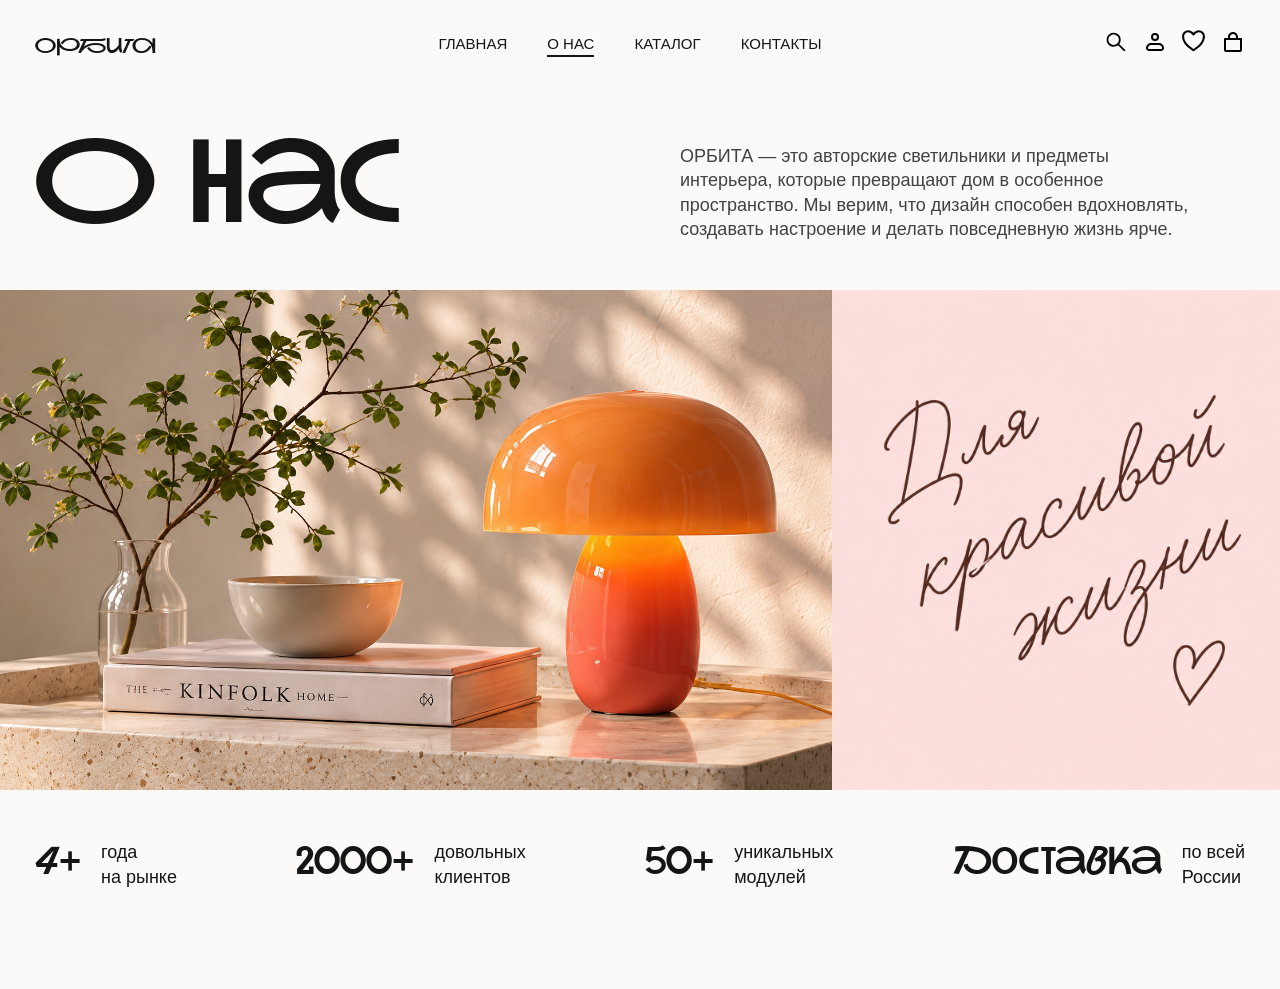
<file: about.html>
<!DOCTYPE html>
<html lang="en">
<head>
    <meta charset="UTF-8">
    <meta name="viewport" content="width=device-width, initial-scale=1.0">
    <link rel="stylesheet" href="./css/normalize.css">
    <link rel="stylesheet" href="./css/style.css">
    <link rel="stylesheet" href="./css/modal.css">
    <link rel="stylesheet" href="./css/footer.css">
    <link rel="stylesheet" href="./css/media.css">
    <title>О нас</title>
</head>
<body>
    <header class="header">

        <a href="#" class="header-logo">
            Орбита
        </a>

        <nav class="header-menu">
            <ul class="header-menu-list">
                <li>
                    <a href="./index.html" class="header-menu-link title-small">Главная</a>
                </li>

                <li>
                    <a href="./about.html" class="header-menu-link title-small underlined">О нас</a>
                </li>

                <li>
                    <a href="./catalog.html" class="header-menu-link title-small">Каталог</a>
                </li>

                <li>
                    <a href="./contacts.html" class="header-menu-link title-small">Контакты</a>
                </li>
            </ul>
        </nav>

        <nav class="header-menu-icons">
            <ul class="header-menu-icons-list">
                <li class="header-menu-icons-item">
                    <a href="#" class="header-menu-icons-link">
                        <svg width="24" height="24" viewBox="0 0 16 16" fill="none" xmlns="http://www.w3.org/2000/svg">
                            <path d="M14.2125 13.3516L10.1547 9.29375C10.7844 8.47969 11.125 7.48438 11.125 6.4375C11.125 5.18438 10.6359 4.00937 9.75156 3.12344C8.86719 2.2375 7.68906 1.75 6.4375 1.75C5.18594 1.75 4.00781 2.23906 3.12344 3.12344C2.2375 4.00781 1.75 5.18438 1.75 6.4375C1.75 7.68906 2.23906 8.86719 3.12344 9.75156C4.00781 10.6375 5.18438 11.125 6.4375 11.125C7.48438 11.125 8.47813 10.7844 9.29219 10.1562L13.35 14.2125C13.3619 14.2244 13.376 14.2338 13.3916 14.2403C13.4071 14.2467 13.4238 14.2501 13.4406 14.2501C13.4575 14.2501 13.4741 14.2467 13.4897 14.2403C13.5052 14.2338 13.5194 14.2244 13.5312 14.2125L14.2125 13.5328C14.2244 13.5209 14.2338 13.5068 14.2403 13.4912C14.2467 13.4757 14.2501 13.459 14.2501 13.4422C14.2501 13.4254 14.2467 13.4087 14.2403 13.3931C14.2338 13.3776 14.2244 13.3635 14.2125 13.3516ZM8.9125 8.9125C8.25 9.57344 7.37187 9.9375 6.4375 9.9375C5.50313 9.9375 4.625 9.57344 3.9625 8.9125C3.30156 8.25 2.9375 7.37187 2.9375 6.4375C2.9375 5.50313 3.30156 4.62344 3.9625 3.9625C4.625 3.30156 5.50313 2.9375 6.4375 2.9375C7.37187 2.9375 8.25156 3.3 8.9125 3.9625C9.57344 4.625 9.9375 5.50313 9.9375 6.4375C9.9375 7.37187 9.57344 8.25156 8.9125 8.9125Z" fill="black"/>
                        </svg>
                    </a>
                </li>

                <li class="header-menu-icons-item">
                    <a href="#" class="header-menu-icons-link">
                        <svg width="24" height="24" viewBox="0 0 24 24" fill="none" xmlns="http://www.w3.org/2000/svg">
                            <path d="M4 18C4 16.9391 4.42143 15.9217 5.17157 15.1716C5.92172 14.4214 6.93913 14 8 14H16C17.0609 14 18.0783 14.4214 18.8284 15.1716C19.5786 15.9217 20 16.9391 20 18C20 18.5304 19.7893 19.0391 19.4142 19.4142C19.0391 19.7893 18.5304 20 18 20H6C5.46957 20 4.96086 19.7893 4.58579 19.4142C4.21071 19.0391 4 18.5304 4 18Z" stroke="black" stroke-width="2" stroke-linejoin="round"/>
                            <path d="M12 10C13.6569 10 15 8.65685 15 7C15 5.34315 13.6569 4 12 4C10.3431 4 9 5.34315 9 7C9 8.65685 10.3431 10 12 10Z" stroke="black" stroke-width="2"/>
                        </svg>
                    </a>
                </li>

                <li class="header-menu-icons-item">
                    <a href="#" class="header-menu-icons-link">
                        <svg width="24" height="22" viewBox="0 0 19 17" fill="none" xmlns="http://www.w3.org/2000/svg">
                            <path d="M4.95723 0.826218C2.67606 0.826218 0.826172 2.6571 0.826172 4.91596C0.826172 6.73941 1.54911 11.0671 8.66526 15.4419C8.79289 15.519 8.93916 15.5598 9.08828 15.5598C9.2374 15.5598 9.38367 15.519 9.5113 15.4419C16.6283 11.0671 17.3504 6.73941 17.3504 4.91596C17.3504 2.6571 15.5005 0.826218 13.2193 0.826218C10.9382 0.826218 9.08828 3.30485 9.08828 3.30485C9.08828 3.30485 7.23839 0.826218 4.95723 0.826218Z" stroke="black" stroke-width="1.65242" stroke-linecap="round" stroke-linejoin="round"/>
                        </svg>
                    </a>
                </li>

                <li class="header-menu-icons-item">
                    <a href="#" class="header-menu-icons-link">
                        <svg width="24" height="24" viewBox="0 0 24 24" fill="none" xmlns="http://www.w3.org/2000/svg">
                            <path d="M12 2C9.24 2 7 4.24 7 7V8H4C3.45 8 3 8.45 3 9V20C3 21.1 3.9 22 5 22H19C20.1 22 21 21.1 21 20V9C21 8.45 20.55 8 20 8H17V7C17 4.24 14.76 2 12 2ZM9 7C9 5.35 10.35 4 12 4C13.65 4 15 5.35 15 7V8H9V7ZM19 10V20H5V10H19Z" fill="black"/>
                        </svg>
                    </a>
                </li>
            </ul>
        </nav>

    </header>

    <main class="about-content">
        <div class="about-content-text content-box">
            <p class="about-content-title page-title">О нас</p>
            <p class="about-content-description description page-description">
                ОРБИТА — это авторские светильники и предметы интерьера, которые превращают дом в особенное пространство. Мы верим, что дизайн способен вдохновлять, создавать настроение и делать повседневную жизнь ярче.
            </p>
        </div>

        <div class="about-content-images">
            <img src="./images/about/1.png" alt="Лампа на столе" class="about-content-image">
            <img src="./images/about/2.png" alt="Записка 'Для красивой жизни'" class="about-content-image">
        </div>

        <ul class="about-content-statistics-list">
            <li class="about-content-statistics-item">
                <p class="about-content-statistics-result small-acsent-title">4+</p>
                <p class="about-content-statistics-text">года<br>на рынке</p>
            </li>

            <li class="about-content-statistics-item">
                <p class="about-content-statistics-result small-acsent-title">2000+</p>
                <p class="about-content-statistics-text">довольных<br>клиентов</p>
            </li>

            <li class="about-content-statistics-item">
                <p class="about-content-statistics-result small-acsent-title">50+</p>
                <p class="about-content-statistics-text">уникальных<br>модулей</p>
            </li>

            <li class="about-content-statistics-item">
                <p class="about-content-statistics-result small-acsent-title">Доставка</p>
                <p class="about-content-statistics-text">по всей<br>России</p>
            </li>
        </ul>
    </main>

    <!-- <footer class="footer">
        <div class="footer-body">

            <div class="footer-contacts">
                <p class="footer-contacts-title title-small">Контакты</p>
                <ul class="footer-contacts-list">
                    <li class="footer-contacts-item">
                        +7 977 777 77-77
                    </li>
                    <li class="footer-contacts-item">
                        orbita@orbita.ru
                    </li>
                    <li class="footer-contacts-item">
                        <address>Москва, ул. Орбитная, д. 7</address>
                    </li>
                </ul>
                <ul class="footer-soc1als-list">
                    <li class="footer-soc1als-item">
                        <a href="#" class="footer-soc1als-link">
                            <svg width="24" height="24" viewBox="0 0 24 24" fill="none" xmlns="http://www.w3.org/2000/svg">
                                <g clip-path="url(#clip0_20_12)">
                                    <path fill-rule="evenodd" clip-rule="evenodd" d="M23.45 5.948C23.616 5.402 23.45 5 22.655 5H20.03C19.362 5 19.054 5.347 18.887 5.73C18.887 5.73 17.552 8.926 15.661 11.002C15.049 11.604 14.771 11.795 14.437 11.795C14.27 11.795 14.019 11.604 14.019 11.057V5.948C14.019 5.292 13.835 5 13.279 5H9.151C8.734 5 8.483 5.304 8.483 5.593C8.483 6.214 9.429 6.358 9.526 8.106V11.904C9.526 12.737 9.373 12.888 9.039 12.888C8.149 12.888 5.984 9.677 4.699 6.003C4.45 5.288 4.198 5 3.527 5H0.9C0.15 5 0 5.347 0 5.73C0 6.412 0.89 9.8 4.145 14.281C6.315 17.341 9.37 19 12.153 19C13.822 19 14.028 18.632 14.028 17.997V15.684C14.028 14.947 14.186 14.8 14.715 14.8C15.105 14.8 15.772 14.992 17.33 16.467C19.11 18.216 19.403 19 20.405 19H23.03C23.78 19 24.156 18.632 23.94 17.904C23.702 17.18 22.852 16.129 21.725 14.882C21.113 14.172 20.195 13.407 19.916 13.024C19.527 12.533 19.638 12.314 19.916 11.877C19.916 11.877 23.116 7.451 23.449 5.948" fill="black"/>
                                </g>
                                <defs>
                                    <clipPath id="clip0_20_12">
                                        <rect width="24" height="24" fill="white"/>
                                    </clipPath>
                                </defs>
                            </svg>
                        </a>
                    </li>

                    <li class="footer-soc1als-item">
                        <a href="#" class="footer-soc1als-link">
                            <svg width="24" height="24" viewBox="0 0 24 24" fill="none" xmlns="http://www.w3.org/2000/svg">
                                <path fill-rule="evenodd" clip-rule="evenodd" d="M19.777 4.93003C20.0241 4.82602 20.2946 4.79015 20.5603 4.82614C20.826 4.86214 21.0771 4.96869 21.2877 5.13471C21.4982 5.30073 21.6604 5.52014 21.7574 5.77011C21.8543 6.02008 21.8825 6.29147 21.839 6.55603L19.571 20.313C19.351 21.64 17.895 22.401 16.678 21.74C15.66 21.187 14.148 20.335 12.788 19.446C12.108 19.001 10.025 17.576 10.281 16.562C10.501 15.695 14.001 12.437 16.001 10.5C16.786 9.73903 16.428 9.30003 15.501 10C13.199 11.738 9.50299 14.381 8.28099 15.125C7.20299 15.781 6.64099 15.893 5.96899 15.781C4.74299 15.577 3.60599 15.261 2.67799 14.876C1.42399 14.356 1.48499 12.632 2.67699 12.13L19.777 4.93003Z" fill="black"/>
                            </svg>
                        </a>
                    </li>

                    <li class="footer-soc1als-item">
                        <a href="#" class="footer-soc1als-link">
                            <svg width="24" height="24" viewBox="0 0 16 16" fill="none" xmlns="http://www.w3.org/2000/svg">
                                <path fill-rule="evenodd" clip-rule="evenodd" d="M8 1C4.14022 1 1 4.14022 1 8C1 11.0082 2.90753 13.5788 5.57628 14.5669C5.49942 13.8816 5.51148 12.7594 5.63831 12.216C5.75709 11.7056 6.40566 8.96341 6.40566 8.96341C6.40566 8.96341 6.20984 8.5713 6.20984 7.99219C6.20984 7.08213 6.73709 6.40312 7.3937 6.40312C7.95217 6.40312 8.22147 6.82241 8.22147 7.32475C8.22147 7.88648 7.86433 8.72556 7.67934 9.50322C7.52508 10.1548 8.00602 10.6861 8.64828 10.6861C9.81127 10.6861 10.7052 9.45967 10.7052 7.68967C10.7052 6.12302 9.57975 5.02748 7.97231 5.02748C6.11069 5.02748 5.01792 6.424 5.01792 7.86736C5.01792 8.42959 5.23436 9.03259 5.50491 9.36078C5.55825 9.4257 5.56606 9.48234 5.55022 9.54828C5.50062 9.75489 5.39041 10.1994 5.3685 10.2905C5.34006 10.4105 5.27361 10.4354 5.14978 10.3778C4.33237 9.99725 3.82147 8.80258 3.82147 7.84269C3.82147 5.77873 5.32092 3.88287 8.14519 3.88287C10.4153 3.88287 12.1792 5.50012 12.1792 7.66225C12.1792 9.91747 10.7571 11.7323 8.78369 11.7323C8.12055 11.7323 7.49739 11.3878 7.28423 10.9808C7.28423 10.9808 6.95606 12.2301 6.87627 12.5364C6.73856 13.0661 6.14909 14.1634 5.85319 14.6618C6.54672 14.8861 7.27112 15.0002 8 15C11.8599 15 15 11.8599 15 8C15 4.14022 11.8599 1 8 1Z" fill="black"/>
                            </svg>
                        </a>
                    </li>

                    <li class="footer-soc1als-item">
                        <a href="#" class="footer-soc1als-link">
                            <svg width="24" height="24" viewBox="0 0 24 24" fill="none" xmlns="http://www.w3.org/2000/svg">
                                <g clip-path="url(#clip0_20_20)">
                                    <mask id="mask0_20_20" style="mask-type:luminance" maskUnits="userSpaceOnUse" x="0" y="0" width="24" height="24">
                                        <path d="M0 0H24V24H0V0Z" fill="white"/>
                                    </mask>
                                    <g mask="url(#mask0_20_20)">
                                        <path d="M22 7H15V5H22V7ZM23.726 17C23.284 18.297 21.697 20 18.625 20C15.551 20 13.061 18.271 13.061 14.325C13.061 10.415 15.386 8.405 18.527 8.405C21.609 8.405 23.491 10.187 23.902 12.831C23.98 13.337 24.011 14.019 23.997 14.971H15.97C16.1 18.182 19.453 18.283 20.558 17H23.726ZM16.04 13H21.005C20.9 11.453 19.869 10.781 18.528 10.781C17.062 10.781 16.251 11.549 16.04 13ZM6.466 19.988H0V5.021H6.953C12.429 5.102 12.533 10.465 9.673 11.927C13.134 13.187 13.25 19.988 6.466 19.988ZM3 11H6.584C9.092 11 9.49 8 6.272 8H3V11ZM6.391 14H3V17.016H6.341C9.396 17.016 9.209 14 6.391 14Z" fill="black"/>
                                    </g>
                                </g>
                                <defs>
                                    <clipPath id="clip0_20_20">
                                        <rect width="24" height="24" fill="white"/>
                                    </clipPath>
                                </defs>
                            </svg>
                        </a>
                    </li>
                </ul>
            </div>

            <div class="footer-schedule">
                <p class="footer-schedule-title title-small">График работы</p>
                <ul class="footer-schedule-list">
                    <li class="footer-schedule-item">
                        <p class="footer-schedule-item-days">
                            Пн — Пт
                        </p>
                        <p class="footer-schedule-item-time">
                            10:00 — 20:00
                        </p>
                    </li>

                    <li class="footer-schedule-item">
                        <p class="footer-schedule-item-days">
                            Сб — Вс
                        </p>
                        <p class="footer-schedule-item-time">
                            11:00 — 19:00
                        </p>
                    </li>
                </ul>
            </div>

            <form class="footer-form">
                <p class="footer-form-title title-small">Подпишитесь на новости</p>
                <input
                type="text" 
                class="footer-form-input input" 
                placeholder="Ваш e-mail">
                <p class="footer-form-description">
                    Только красивые письма и анонсы новых коллекций
                </p>
            </form>
        </div>
    </footer> -->
</body>
</html>
</file>
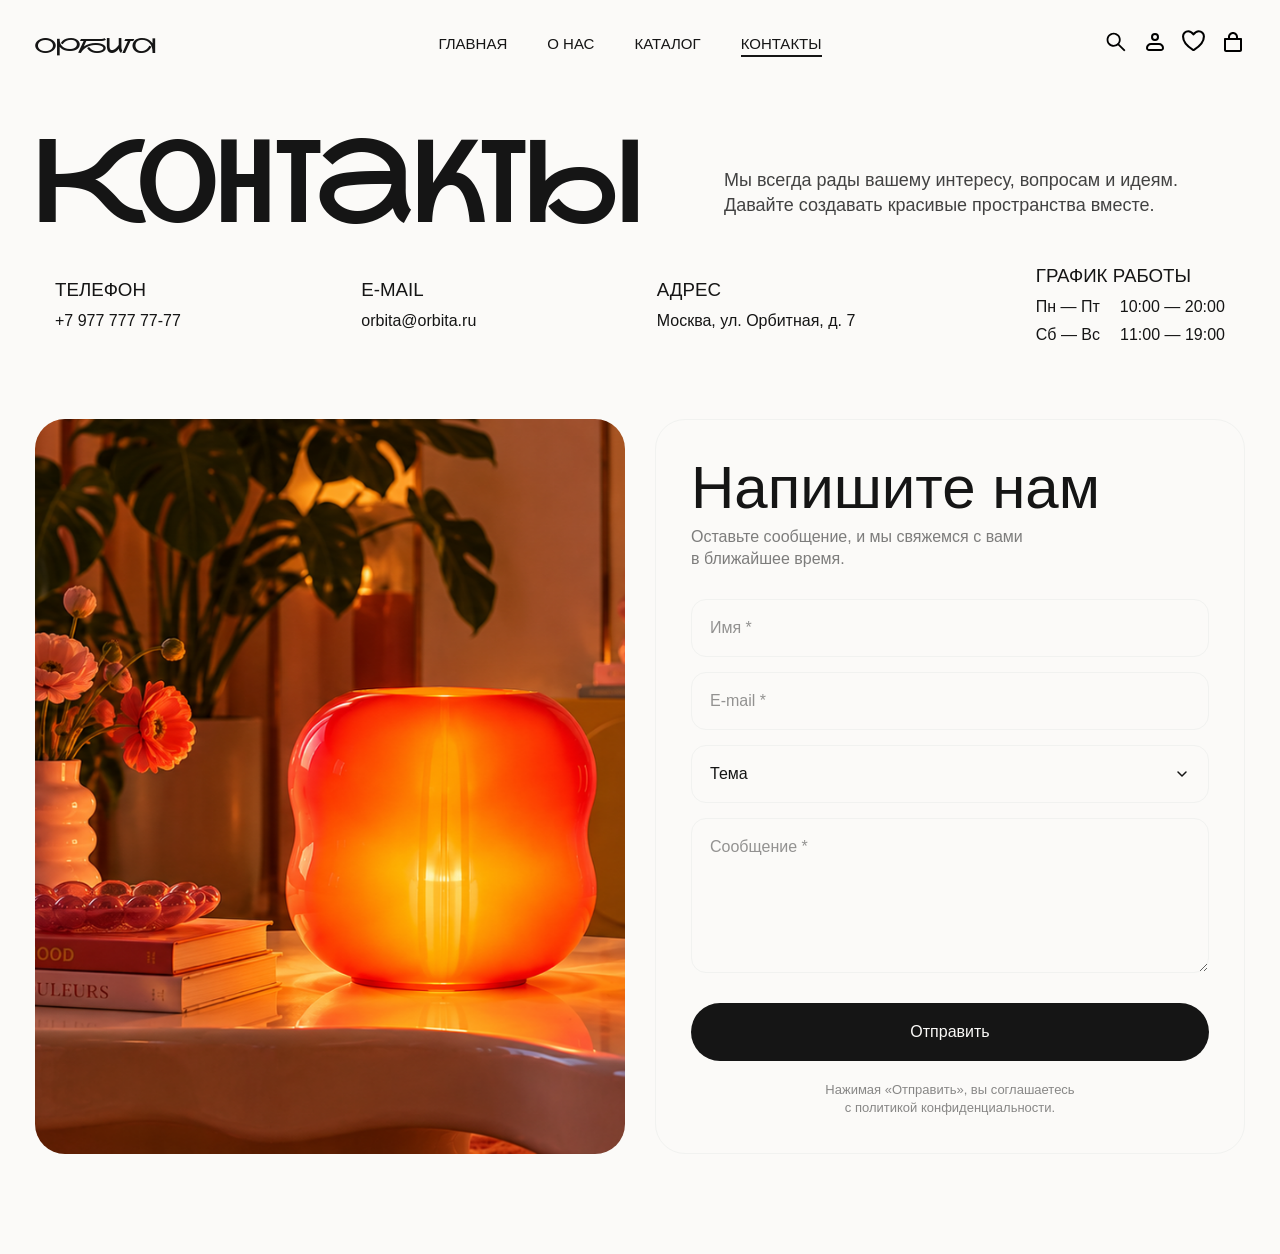
<file: contacts.html>
<!DOCTYPE html>
<html lang="en">
<head>
    <meta charset="UTF-8">
    <meta name="viewport" content="width=device-width, initial-scale=1.0">
    <link rel="stylesheet" href="./css/normalize.css">
    <link rel="stylesheet" href="./css/style.css">
    <link rel="stylesheet" href="./css/modal.css">
    <link rel="stylesheet" href="./css/footer.css">
    <link rel="stylesheet" href="./css/media.css">
    <title>Контакты</title>
</head>
<body>
    <header class="header">

        <a href="#" class="header-logo">
            Орбита
        </a>

        <nav class="header-menu">
            <ul class="header-menu-list">
                <li>
                    <a href="./index.html" class="header-menu-link title-small">Главная</a>
                </li>

                <li>
                    <a href="./about.html" class="header-menu-link title-small">О нас</a>
                </li>

                <li>
                    <a href="./catalog.html" class="header-menu-link title-small">Каталог</a>
                </li>

                <li>
                    <a href="./contacts.html" class="header-menu-link title-small underlined">Контакты</a>
                </li>
            </ul>
        </nav>

        <nav class="header-menu-icons">
            <ul class="header-menu-icons-list">
                <li class="header-menu-icons-item">
                    <a href="#" class="header-menu-icons-link">
                        <svg width="24" height="24" viewBox="0 0 16 16" fill="none" xmlns="http://www.w3.org/2000/svg">
                            <path d="M14.2125 13.3516L10.1547 9.29375C10.7844 8.47969 11.125 7.48438 11.125 6.4375C11.125 5.18438 10.6359 4.00937 9.75156 3.12344C8.86719 2.2375 7.68906 1.75 6.4375 1.75C5.18594 1.75 4.00781 2.23906 3.12344 3.12344C2.2375 4.00781 1.75 5.18438 1.75 6.4375C1.75 7.68906 2.23906 8.86719 3.12344 9.75156C4.00781 10.6375 5.18438 11.125 6.4375 11.125C7.48438 11.125 8.47813 10.7844 9.29219 10.1562L13.35 14.2125C13.3619 14.2244 13.376 14.2338 13.3916 14.2403C13.4071 14.2467 13.4238 14.2501 13.4406 14.2501C13.4575 14.2501 13.4741 14.2467 13.4897 14.2403C13.5052 14.2338 13.5194 14.2244 13.5312 14.2125L14.2125 13.5328C14.2244 13.5209 14.2338 13.5068 14.2403 13.4912C14.2467 13.4757 14.2501 13.459 14.2501 13.4422C14.2501 13.4254 14.2467 13.4087 14.2403 13.3931C14.2338 13.3776 14.2244 13.3635 14.2125 13.3516ZM8.9125 8.9125C8.25 9.57344 7.37187 9.9375 6.4375 9.9375C5.50313 9.9375 4.625 9.57344 3.9625 8.9125C3.30156 8.25 2.9375 7.37187 2.9375 6.4375C2.9375 5.50313 3.30156 4.62344 3.9625 3.9625C4.625 3.30156 5.50313 2.9375 6.4375 2.9375C7.37187 2.9375 8.25156 3.3 8.9125 3.9625C9.57344 4.625 9.9375 5.50313 9.9375 6.4375C9.9375 7.37187 9.57344 8.25156 8.9125 8.9125Z" fill="black"/>
                        </svg>
                    </a>
                </li>

                <li class="header-menu-icons-item">
                    <a href="#" class="header-menu-icons-link">
                        <svg width="24" height="24" viewBox="0 0 24 24" fill="none" xmlns="http://www.w3.org/2000/svg">
                            <path d="M4 18C4 16.9391 4.42143 15.9217 5.17157 15.1716C5.92172 14.4214 6.93913 14 8 14H16C17.0609 14 18.0783 14.4214 18.8284 15.1716C19.5786 15.9217 20 16.9391 20 18C20 18.5304 19.7893 19.0391 19.4142 19.4142C19.0391 19.7893 18.5304 20 18 20H6C5.46957 20 4.96086 19.7893 4.58579 19.4142C4.21071 19.0391 4 18.5304 4 18Z" stroke="black" stroke-width="2" stroke-linejoin="round"/>
                            <path d="M12 10C13.6569 10 15 8.65685 15 7C15 5.34315 13.6569 4 12 4C10.3431 4 9 5.34315 9 7C9 8.65685 10.3431 10 12 10Z" stroke="black" stroke-width="2"/>
                        </svg>
                    </a>
                </li>

                <li class="header-menu-icons-item">
                    <a href="#" class="header-menu-icons-link">
                        <svg width="24" height="22" viewBox="0 0 19 17" fill="none" xmlns="http://www.w3.org/2000/svg">
                            <path d="M4.95723 0.826218C2.67606 0.826218 0.826172 2.6571 0.826172 4.91596C0.826172 6.73941 1.54911 11.0671 8.66526 15.4419C8.79289 15.519 8.93916 15.5598 9.08828 15.5598C9.2374 15.5598 9.38367 15.519 9.5113 15.4419C16.6283 11.0671 17.3504 6.73941 17.3504 4.91596C17.3504 2.6571 15.5005 0.826218 13.2193 0.826218C10.9382 0.826218 9.08828 3.30485 9.08828 3.30485C9.08828 3.30485 7.23839 0.826218 4.95723 0.826218Z" stroke="black" stroke-width="1.65242" stroke-linecap="round" stroke-linejoin="round"/>
                        </svg>
                    </a>
                </li>

                <li class="header-menu-icons-item">
                    <a href="#" class="header-menu-icons-link">
                        <svg width="24" height="24" viewBox="0 0 24 24" fill="none" xmlns="http://www.w3.org/2000/svg">
                            <path d="M12 2C9.24 2 7 4.24 7 7V8H4C3.45 8 3 8.45 3 9V20C3 21.1 3.9 22 5 22H19C20.1 22 21 21.1 21 20V9C21 8.45 20.55 8 20 8H17V7C17 4.24 14.76 2 12 2ZM9 7C9 5.35 10.35 4 12 4C13.65 4 15 5.35 15 7V8H9V7ZM19 10V20H5V10H19Z" fill="black"/>
                        </svg>
                    </a>
                </li>
            </ul>
        </nav>

    </header>

    <main class="contacts-content">
        <section class="contacts-header">
            <div class="contacts-content-text content-box">
                <p class="contacts-content-title page-title">Контакты</p>
                <p class="contacts-content-description description page-description">
                    Мы всегда рады вашему интересу, вопросам и идеям. Давайте создавать красивые пространства вместе.
                </p>
            </div>
        </section>

        <section class="contacts-soc1als">

            <ul class="contacts-soc1als-list">

                <li class="contacts-soc1als-item">
                    <h3 class="contacts-soc1als-item-name">Телефон</h3>
                    <p class="contacts-soc1als-item-content">+7 977 777 77-77</p>
                </li>

                <li class="contacts-soc1als-item">
                    <h3 class="contacts-soc1als-item-name">E-mail</h3>
                    <p class="contacts-soc1als-item-content">orbita@orbita.ru</p>
                </li>

                <li class="contacts-soc1als-item">
                    <h3 class="contacts-soc1als-item-name">Адрес</h3>
                    <address class="contacts-soc1als-item-content">Москва, ул. Орбитная, д. 7</address>
                </li>

                <li class="contacts-soc1als-item">

                    <h3 class="contacts-soc1als-item-name">График работы</h3>

                    <ul class="contacts-soc1als-item-schedule-list">

                        <li class="contacts-soc1als-schedule-item">
                            <p class="contacts-soc1als-item-schedule-days">
                                Пн — Пт
                            </p>
                            <p class="contacts-soc1als-item-schedule-time">
                                10:00 — 20:00
                            </p>
                        </li>

                        <li class="contacts-soc1als-schedule-item">
                            <p class="contacts-soc1als-item-schedule-days">
                                Сб — Вс
                            </p>
                            <p class="contacts-soc1als-item-schedule-time">
                                11:00 — 19:00
                            </p>
                        </li>
                    </ul>
                </li>

            </ul>

        </section>

        <section class="contacts-form">
            <div class="contacts-form-wrapper">

                <img
                    src="./images/modal/5.png"
                    alt="Интерьер"
                    class="contacts-form-image"
                >

                <form action="" class="contacts-form-body">
                    <h2 class="contacts-form-title">Напишите нам</h2>

                    <p class="contacts-form-description">
                        Оставьте сообщение, и мы свяжемся с вами<br>
                        в ближайшее время.
                    </p>

                    <input
                        type="text"
                        name="name"
                        class="contacts-form-input input"
                        placeholder="Имя *"
                        required
                    >

                    <input
                        type="email"
                        name="email"
                        class="contacts-form-input input"
                        placeholder="E-mail *"
                        required
                    >

                    <select name="subject" class="contacts-form-input input">
                        <option value="" selected disabled>Тема</option>
                        <option value="question">Вопрос</option>
                        <option value="order">Заказ</option>
                        <option value="cooperation">Сотрудничество</option>
                    </select>

                    <textarea
                        name="message"
                        class="contacts-form-input contacts-form-textarea input"
                        placeholder="Сообщение *"
                        required
                    ></textarea>

                    <button type="submit" class="contacts-form-button button">
                        Отправить
                    </button>

                    <p class="contacts-form-policy">
                        Нажимая «Отправить», вы соглашаетесь<br>
                        с политикой конфиденциальности.
                    </p>
                </form>

            </div>
        </section>
    </main>

    <!-- <footer class="footer">
        <div class="footer-body">

            <div class="footer-contacts">
                <p class="footer-contacts-title title-small">Контакты</p>
                <ul class="footer-contacts-list">
                    <li class="footer-contacts-item">
                        +7 977 777 77-77
                    </li>
                    <li class="footer-contacts-item">
                        orbita@orbita.ru
                    </li>
                    <li class="footer-contacts-item">
                        <address>Москва, ул. Орбитная, д. 7</address>
                    </li>
                </ul>
                <ul class="footer-soc1als-list">
                    <li class="footer-soc1als-item">
                        <a href="#" class="footer-soc1als-link">
                            <svg width="24" height="24" viewBox="0 0 24 24" fill="none" xmlns="http://www.w3.org/2000/svg">
                                <g clip-path="url(#clip0_20_12)">
                                    <path fill-rule="evenodd" clip-rule="evenodd" d="M23.45 5.948C23.616 5.402 23.45 5 22.655 5H20.03C19.362 5 19.054 5.347 18.887 5.73C18.887 5.73 17.552 8.926 15.661 11.002C15.049 11.604 14.771 11.795 14.437 11.795C14.27 11.795 14.019 11.604 14.019 11.057V5.948C14.019 5.292 13.835 5 13.279 5H9.151C8.734 5 8.483 5.304 8.483 5.593C8.483 6.214 9.429 6.358 9.526 8.106V11.904C9.526 12.737 9.373 12.888 9.039 12.888C8.149 12.888 5.984 9.677 4.699 6.003C4.45 5.288 4.198 5 3.527 5H0.9C0.15 5 0 5.347 0 5.73C0 6.412 0.89 9.8 4.145 14.281C6.315 17.341 9.37 19 12.153 19C13.822 19 14.028 18.632 14.028 17.997V15.684C14.028 14.947 14.186 14.8 14.715 14.8C15.105 14.8 15.772 14.992 17.33 16.467C19.11 18.216 19.403 19 20.405 19H23.03C23.78 19 24.156 18.632 23.94 17.904C23.702 17.18 22.852 16.129 21.725 14.882C21.113 14.172 20.195 13.407 19.916 13.024C19.527 12.533 19.638 12.314 19.916 11.877C19.916 11.877 23.116 7.451 23.449 5.948" fill="black"/>
                                </g>
                                <defs>
                                    <clipPath id="clip0_20_12">
                                        <rect width="24" height="24" fill="white"/>
                                    </clipPath>
                                </defs>
                            </svg>
                        </a>
                    </li>

                    <li class="footer-soc1als-item">
                        <a href="#" class="footer-soc1als-link">
                            <svg width="24" height="24" viewBox="0 0 24 24" fill="none" xmlns="http://www.w3.org/2000/svg">
                                <path fill-rule="evenodd" clip-rule="evenodd" d="M19.777 4.93003C20.0241 4.82602 20.2946 4.79015 20.5603 4.82614C20.826 4.86214 21.0771 4.96869 21.2877 5.13471C21.4982 5.30073 21.6604 5.52014 21.7574 5.77011C21.8543 6.02008 21.8825 6.29147 21.839 6.55603L19.571 20.313C19.351 21.64 17.895 22.401 16.678 21.74C15.66 21.187 14.148 20.335 12.788 19.446C12.108 19.001 10.025 17.576 10.281 16.562C10.501 15.695 14.001 12.437 16.001 10.5C16.786 9.73903 16.428 9.30003 15.501 10C13.199 11.738 9.50299 14.381 8.28099 15.125C7.20299 15.781 6.64099 15.893 5.96899 15.781C4.74299 15.577 3.60599 15.261 2.67799 14.876C1.42399 14.356 1.48499 12.632 2.67699 12.13L19.777 4.93003Z" fill="black"/>
                            </svg>
                        </a>
                    </li>

                    <li class="footer-soc1als-item">
                        <a href="#" class="footer-soc1als-link">
                            <svg width="24" height="24" viewBox="0 0 16 16" fill="none" xmlns="http://www.w3.org/2000/svg">
                                <path fill-rule="evenodd" clip-rule="evenodd" d="M8 1C4.14022 1 1 4.14022 1 8C1 11.0082 2.90753 13.5788 5.57628 14.5669C5.49942 13.8816 5.51148 12.7594 5.63831 12.216C5.75709 11.7056 6.40566 8.96341 6.40566 8.96341C6.40566 8.96341 6.20984 8.5713 6.20984 7.99219C6.20984 7.08213 6.73709 6.40312 7.3937 6.40312C7.95217 6.40312 8.22147 6.82241 8.22147 7.32475C8.22147 7.88648 7.86433 8.72556 7.67934 9.50322C7.52508 10.1548 8.00602 10.6861 8.64828 10.6861C9.81127 10.6861 10.7052 9.45967 10.7052 7.68967C10.7052 6.12302 9.57975 5.02748 7.97231 5.02748C6.11069 5.02748 5.01792 6.424 5.01792 7.86736C5.01792 8.42959 5.23436 9.03259 5.50491 9.36078C5.55825 9.4257 5.56606 9.48234 5.55022 9.54828C5.50062 9.75489 5.39041 10.1994 5.3685 10.2905C5.34006 10.4105 5.27361 10.4354 5.14978 10.3778C4.33237 9.99725 3.82147 8.80258 3.82147 7.84269C3.82147 5.77873 5.32092 3.88287 8.14519 3.88287C10.4153 3.88287 12.1792 5.50012 12.1792 7.66225C12.1792 9.91747 10.7571 11.7323 8.78369 11.7323C8.12055 11.7323 7.49739 11.3878 7.28423 10.9808C7.28423 10.9808 6.95606 12.2301 6.87627 12.5364C6.73856 13.0661 6.14909 14.1634 5.85319 14.6618C6.54672 14.8861 7.27112 15.0002 8 15C11.8599 15 15 11.8599 15 8C15 4.14022 11.8599 1 8 1Z" fill="black"/>
                            </svg>
                        </a>
                    </li>

                    <li class="footer-soc1als-item">
                        <a href="#" class="footer-soc1als-link">
                            <svg width="24" height="24" viewBox="0 0 24 24" fill="none" xmlns="http://www.w3.org/2000/svg">
                                <g clip-path="url(#clip0_20_20)">
                                    <mask id="mask0_20_20" style="mask-type:luminance" maskUnits="userSpaceOnUse" x="0" y="0" width="24" height="24">
                                        <path d="M0 0H24V24H0V0Z" fill="white"/>
                                    </mask>
                                    <g mask="url(#mask0_20_20)">
                                        <path d="M22 7H15V5H22V7ZM23.726 17C23.284 18.297 21.697 20 18.625 20C15.551 20 13.061 18.271 13.061 14.325C13.061 10.415 15.386 8.405 18.527 8.405C21.609 8.405 23.491 10.187 23.902 12.831C23.98 13.337 24.011 14.019 23.997 14.971H15.97C16.1 18.182 19.453 18.283 20.558 17H23.726ZM16.04 13H21.005C20.9 11.453 19.869 10.781 18.528 10.781C17.062 10.781 16.251 11.549 16.04 13ZM6.466 19.988H0V5.021H6.953C12.429 5.102 12.533 10.465 9.673 11.927C13.134 13.187 13.25 19.988 6.466 19.988ZM3 11H6.584C9.092 11 9.49 8 6.272 8H3V11ZM6.391 14H3V17.016H6.341C9.396 17.016 9.209 14 6.391 14Z" fill="black"/>
                                    </g>
                                </g>
                                <defs>
                                    <clipPath id="clip0_20_20">
                                        <rect width="24" height="24" fill="white"/>
                                    </clipPath>
                                </defs>
                            </svg>
                        </a>
                    </li>
                </ul>
            </div>

            <div class="footer-schedule">
                <p class="footer-schedule-title title-small">График работы</p>
                <ul class="footer-schedule-list">
                    <li class="footer-schedule-item">
                        <p class="footer-schedule-item-days">
                            Пн — Пт
                        </p>
                        <p class="footer-schedule-item-time">
                            10:00 — 20:00
                        </p>
                    </li>

                    <li class="footer-schedule-item">
                        <p class="footer-schedule-item-days">
                            Сб — Вс
                        </p>
                        <p class="footer-schedule-item-time">
                            11:00 — 19:00
                        </p>
                    </li>
                </ul>
            </div>

            <form class="footer-form">
                <p class="footer-form-title title-small">Подпишитесь на новости</p>
                <input
                type="text" 
                class="footer-form-input input" 
                placeholder="Ваш e-mail">
                <p class="footer-form-description">
                    Только красивые письма и анонсы новых коллекций
                </p>
            </form>
        </div>
    </footer> -->
    
</body>
</html>
</file>
<file: css/style.css>
@font-face {
    font-family: 'NauryzRedKeds';
    src: url('../fonts/NauryzRedKeds.ttf') format('truetype');
    font-weight: normal;
    font-style: normal;
    font-display: swap;
}

:root {
    --color-light: #FBFAF8;
    --color-light-gray: #F1F2F0;
    --color-dark: #151515;
    --color-green: #BBC23F;

    --border-radius: 40px;

    --font-family-acsent: 'NauryzRedKeds', 'Arial', sans-serif;
    --font-family-base: 'Roboto', sans-serif;

    --padding-inline: 50px;
}

body {
    color: var(--color-dark);
    font-family: var(--font-family-base);
    font-weight: 300;
    font-size: 16px;
    line-height: 1.75;
    background-color: var(--color-light);
    overflow-x: hidden;
}

a {
    color: var(--color-dark);
    text-decoration: none;
}

.title {
    font-family: var(--font-family-acsent);
    font-size: clamp(45px, 3.9vw, 75px);
}

.title-small {
    font-size: 15px;
    text-transform: uppercase;

    transition:
        opacity 0.2s ease,
        transform 0.2s ease;
}

address {
    font-style: normal;
}

input {
    border: 1px solid var(--color-dark);
    border-radius: var(--border-radius);

    border-radius: var(--border-radius);
    padding: 12px 30px;

    color: var(--color-light);

    font-family: var(--font-family-base);
    font-size: 20px;
    background-color: transparent;
}

input:not(:last-child) {
    margin-bottom: 10px;
}

.description {
    width: 90%;

    opacity: 0.8;

    font-family: var(--font-family-base);
    font-size: clamp(18px, 1.3vw, 24px);
    line-height: 1.35;
}

.small-acsent-title {
    font-family: var(--font-family-acsent);
    font-size: 25px;
    line-height: 1;
}

.button,
.catalog-button {
    border-radius: var(--border-radius);
    padding: 12px 30px;
    font-family: var(--font-family-base);
    font-size: 20px;
    transition:
        transform 0.2s ease,
        opacity 0.2s ease;

    cursor: pointer;
}

.button {
    border: none;

    color: var(--color-light);

    background: var(--color-dark);
}

.catalog-button {
    border: 1px solid var(--color-light-gray);

    color: var(--color-dark);

    background: var(--color-light-gray);

    white-space: nowrap;
}

.button-toggle {
    background-color: var(--color-dark);
    color: var(--color-light);
}

.button:hover,
.catalog-button:hover {
    opacity: 0.9;
    transform: translateY(-2px);
}

.button:active,
.catalog-button:active {
    transform: translateY(0);
}

.hero {
    position: relative;
    min-height: 100svh;

    overflow: hidden;

    background-image: url('../images/main_background.png');
    background-repeat: no-repeat;
    background-position: bottom;
    background-size: cover;
}

.hero::before {
    content: "";

    position: absolute;
    inset: 0;

    background: linear-gradient(
        to right,
        rgba(251, 250, 248, 0.65) 0%,
        rgba(251, 250, 248, 0.30) 25%,
        transparent 45%
    );

    pointer-events: none;
}

.header {
    z-index: 100;
    display: flex;
    justify-content: space-between;
    margin-bottom: 20px;

    /* background-color: rgb(from var(--color-light-gray) r g b / 0.6); */

    padding: 30px var(--padding-inline);

    text-transform: uppercase;
}

.header-logo {
    top: 50%;
    z-index: 20;
    font-family: var(--font-family-acsent);
    font-size: 20px;

    white-space: nowrap;
}

.header-menu {
    position: static;
}

.header-menu-list {
    display: flex;
    align-items: center;

    gap: 40px;
    white-space: nowrap;
}

.header-menu-link:hover {
    opacity: 0.5;
}

.header-menu-icons-list {
    display: flex;
    gap: 15px;
}

.banner {
    position: relative;
    z-index: 1;
}

.banner-body {
    position: relative;
    top: 20px;
    z-index: 1;

    display: flex;
    flex-direction: column;

    align-items: flex-start;
    gap: 50px;

    min-height: calc(100svh - 90px);

    padding: var(--padding-inline);
}

.banner-main-name {
    width: 90%;
    max-width: 26vw;

    font-family: var(--font-family-acsent);
    font-weight: normal;
    font-size: clamp(50px, 4.2vw, 80px);
    line-height: 1;
}

.banner-button {
    margin-bottom: 100px;
}

.hero:not(:last-child) {
    margin-bottom: 100px;
}

.new-products {
    padding-inline: var(--padding-inline);
}

.new-products-header {
    display: flex;
    justify-content: space-between;
    align-items: center;
}

.underlined {
    position: relative;
    padding-bottom: 5px;
}

.underlined::after {
    content: '';
    position: absolute;
    bottom: 0;
    left: 0;

    width: 100%;
    height: 2px;
    background-color: var(--color-dark);
}

.about-content-statistics-list {
    padding-bottom: 100px;
}

.card {
    position: relative;
}

.card:hover {
    cursor: pointer;
}

.card-image {
    border-radius: 5px;
}

.card-image:not(:last-child) {
    margin-bottom: 15px;
}

.card-body {
    display: flex;
    flex-direction: column;
    gap: 10px;
}

.card-title {
    font-size: 20px;
    line-height: 1;
}

.to-heart-button {
    position: absolute;
    top: 20px;

    right: 20px;

    width: 25px;

    background: url('../icons/heart.svg') center/contain no-repeat;
    aspect-ratio: 1;
    border: none;
    cursor: pointer;
}

.to-heart-button.checked {
    background: url('../icons/full-heart.svg') center/contain no-repeat;
}

.new::before {
    content: 'New';
    position: absolute;
    top: 20px;

    left: 20px;
    display: flex;
    justify-content: center;
    align-items: center;

    border-radius: var(--border-radius);

    padding: 2px 10px;
    opacity: 0.8;
    color: var(--color-light);
    text-transform: uppercase;

    background-color: var(--color-green);
}

.about-content,
.catalog-content,
.contacts-content {
    padding-top: 20px;
}

.about-content-images {
    display: flex;
    width: 100%;
    height: 500px;
}

.about-content-image {
    display: block;
    height: 100%;
    object-fit: cover;
}

.about-content-image:first-child {
    width: 65%;
}

.about-content-image:last-child {
    width: 35%;
}

.about-content-text,
.about-content-statistics-list {
    padding-inline: var(--padding-inline);
}

.content-box {
    display: grid;
    grid-template-columns: 2fr 2fr;
    align-items: center;
    gap: 80px;
    line-height: 1;
}

.content-box:not(:last-child) {
    margin-bottom: 40px;
}

.about-content-text:not(:last-child) {
    margin-bottom: 40px;
}

.page-title {
    font-family: var(--font-family-acsent);
    font-size: clamp(60px, 9vw, 172px);
    white-space: nowrap;
}

.about-content-statistics-list {
    display: flex;
    justify-content: space-between;
    gap: 30px;
    padding-top: 50px;
}

.about-content-statistics-item {
    display: flex;
    align-items: center;
    gap: 20px;
}

.about-content-statistics-text {
    font-size: 18px;
    line-height: 1.35;
}

.about-content-statistics-result {
    font-size: clamp(25px, 3vw, 58px);
}

.catalog-content {
    padding-inline: var(--padding-inline);
}

.catalog-buttons-list {
    display: flex;
    gap: 30px;
}

.catalog-header {
    position: relative;
    padding-bottom: 40px;
}

.catalog-header:not(:last-child)::after {
    content: '';
    position: absolute;
    bottom: 0;
    left: 0;
    width: 100%;
    height: 3px;
    background-color: var(--color-light-gray);
}

.catalog-products {
    padding-top: 40px;
}

.catalog-products-cards-list {
    display: grid;
    grid-template-columns: repeat(4, 1fr);
    gap: 40px;
    padding-bottom: 100px;
}

.catalog-filters {
    justify-content: space-between;
    padding-bottom: 40px;
}

.catalog-filters,
.catalog-filters-sort,
.catalog-filters-sort-item {
    display: flex;
}

.catalog-filters-sort-item {
    cursor: pointer;
}

.catalog-filters,
.catalog-filters-item,
.catalog-filters-sort-item {
    align-items: center;
}

.catalog-filters-list {
    display: flex;
    gap: 40px;
}

.catalog-filters-item {
    display: flex;
    gap: 15px;
}

.catalog-filters-item-name,
.catalog-filters-sort {
    font-size: 20px;
    line-height: 1;
}

.catalog-filters-item-name:hover {
    cursor: pointer;
}

.catalog-filters-sort-item {
    gap: 15px;
}

.catalog-filters-sort {
    align-items: center;
    gap: 40px;
}


.catalog-filters-item {
    position: relative;
}

.catalog-filter-trigger {
    display: flex;
    align-items: center;
    justify-content: space-between;
    gap: 20px;
    width: 100%;
    padding: 12px 0;
    border: none;
    background: transparent;
    color: inherit;
    font: inherit;
    font-size: 20px;
    text-align: left;
    cursor: pointer;
}

.filter-arrow {
    width: 10px;
    height: 10px;
    border-right: 2px solid currentColor;
    border-bottom: 2px solid currentColor;
    transform: rotate(45deg);
    transition: transform 0.2s ease;
    flex-shrink: 0;
}

.catalog-filters-item.is-open .filter-arrow {
    transform: rotate(225deg);
}

.catalog-filter-dropdown {
    display: none;
    position: absolute;
    top: 100%;
    left: 0;
    z-index: 10;
    min-width: 200px;
    padding: 16px;
    background: #fff;
    border: 1px solid #e5e5e5;
    box-shadow: 0 6px 18px rgb(0 0 0 / 8%);
}

.catalog-filters-item.is-open .catalog-filter-dropdown {
    display: flex;
    flex-direction: column;
    gap: 12px;
}

.catalog-filter-dropdown label {
    display: flex;
    align-items: center;
    font-size: 20px;
    gap: 8px;
    cursor: pointer;
    white-space: nowrap;
}

.catalog-filter-dropdown input[type="checkbox"] {
    accent-color: #333;
}

.price-dropdown label {
    justify-content: space-between;
}

.price-dropdown input[type="number"] {
    width: 90px;
    padding: 8px;
    border: 1px solid #ddd;
    font: inherit;
}

.price-min,
.price-max {
    color: var(--color-dark);
    padding-inline: 10px;
}

.catalog-products-card-body {
    transition: transform 0.3s ease, box-shadow 0.3s ease;
    cursor: pointer;
}

.catalog-products-card:hover {
    transform: translateY(-6px);
}

.catalog-products-card-image {
    transition: transform 0.4s ease;
}

.catalog-products-card:hover .catalog-products-card-image {
    transform: scale(1.04);
}

.catalog-products-card {
    overflow: hidden;
}

.contacts-content {
    padding-inline: var(--padding-inline);
}

.contacts-soc1als-list {
    display: flex;
    justify-content: space-between;
    align-items: center;
}

.contacts-soc1als-item {
    border-radius: 15px;
    padding: 10px 20px;
}

.contacts-soc1als-item-name {
    text-transform: uppercase;
    font-weight: 500;
}

.contacts-soc1als-schedule-item {
    display: flex;
    gap: 20px;
}

.contacts-form {
    padding: 60px 0 100px;
}

.contacts-form-wrapper {
    display: grid;
    grid-template-columns: 1fr 1fr;
    gap: 30px;

    width: 100%;
}

.contacts-form-image {
    display: block;

    width: 100%;
    height: 100%;
    min-height: 600px;

    border-radius: 30px;

    object-fit: cover;
}

.contacts-form-body {
    display: flex;
    flex-direction: column;

    width: 100%;
    box-sizing: border-box;

    border: 1px solid var(--color-light-gray);
    border-radius: 30px;
    padding: 35px;

    background-color: var(--color-light);
}

.contacts-form-title {
    margin: 0 0 5px;

    font-family: var(--font-family-base);
    font-size: clamp(40px, 5vw, 60px);
    font-weight: 400;
    line-height: 1.1;
}

.contacts-form-description {
    margin: 0 0 30px;

    color: rgba(21, 21, 21, 0.55);
    font-size: 16px;
    line-height: 1.35;
}

.contacts-form-input {
    width: 100%;
    min-height: 54px;
    box-sizing: border-box;

    border: 1px solid var(--color-light-gray);
    border-radius: 15px;
    padding: 14px 18px;

    color: var(--color-dark);
    font-family: var(--font-family-base);
    font-size: 16px;
    font-weight: 300;

    background-color: transparent;
    outline: none;

    transition:
        border-color 0.2s ease,
        background-color 0.2s ease;
}

.contacts-form-input:not(:last-child) {
    margin-bottom: 15px;
}

.contacts-form-input::placeholder {
    color: rgba(21, 21, 21, 0.45);
}

.contacts-form-input:focus {
    border-color: rgba(21, 21, 21, 0.35);
}

.contacts-form select {
    appearance: none;

    background-image: url("data:image/svg+xml,%3Csvg xmlns='http://www.w3.org/2000/svg' width='16' height='16' viewBox='0 0 16 16' fill='none'%3E%3Cpath d='M4 6L8 10L12 6' stroke='%23151515' stroke-width='1.5' stroke-linecap='round' stroke-linejoin='round'/%3E%3C/svg%3E");
    background-repeat: no-repeat;
    background-position: right 18px center;
    padding-right: 45px;
}

.contacts-form-textarea {
    min-height: 155px;
    resize: vertical;
}

.contacts-form-button {
    display: flex;
    justify-content: center;
    align-items: center;
    gap: 20px;

    width: 100%;
    margin-top: 15px;
    padding: 15px 25px;

    font-size: 16px;
}

.contacts-form-button span {
    font-size: 24px;
    line-height: 1;
}

.contacts-form-policy {
    margin: 20px 0 0;

    color: rgba(21, 21, 21, 0.5);
    font-size: 13px;
    line-height: 1.4;
    text-align: center;
}
</file>
<file: css/modal.css>
.modal {
    position: fixed;
    inset: 0;
    z-index: 100;
    display: flex;
    align-items: center;
    justify-content: center;
    padding: 24px;
    opacity: 0;
    visibility: hidden;
    pointer-events: none;
    transition: opacity .25s ease, visibility .25s ease;
}

.modal.is-open {
    opacity: 1;
    visibility: visible;
    pointer-events: auto;
}

.modal-overlay {
    position: absolute;
    inset: 0;
    background: rgba(21, 21, 21, .38);
    backdrop-filter: blur(3px);
}

.modal-window {
    position: relative;
    z-index: 1;

    display: grid;
    grid-template-columns: minmax(0, 1.35fr) minmax(360px, .95fr);
    grid-template-rows: auto auto;

    width: min(1180px, 100%);
    max-height: min(850px, calc(100svh - 48px));

    overflow: auto;

    background: var(--color-light);
    border-radius: 8px;

    box-shadow: 0 24px 80px rgba(0, 0, 0, .18);
}

.modal-close {
    position: absolute;
    top: 14px;
    right: 18px;
    z-index: 5;
    width: 40px;
    height: 40px;
    border: 0;
    background: transparent;
    font: 32px/1 Arial, sans-serif;
    cursor: pointer;
}

.modal-gallery {
    display: flex;
    align-items: center;
    justify-content: center;
    height: 600px;
    padding-block: 24px;
}

.modal-main-image {
    display: block;
    width: 90%;
    height: auto;
    background: var(--color-light);
}

.modal-bottom-image {
    grid-column: 1 / -1;

    display: block;

    width: 100%;
    height: auto;

    object-fit: cover;
}

.modal-product {
    padding: 30px 48px 34px 18px;
    overflow: auto;
}

.modal-category {
    margin: 0 0 4px;
    color: #aaa;
    font: 14px/1.2 Arial, sans-serif;
    text-transform: uppercase;
}

.modal-title {
    margin: 0;
    font-family: var(--font-family-acsent, 'NauryzRedKeds', Arial, sans-serif);
    font-size: clamp(52px, 5vw, 76px);
    line-height: .95;
    font-weight: 400;
}

.modal-price {
    margin: 8px 0 14px;
    font: 32px/1.1 Arial, sans-serif;
}

.modal-divider {
    height: 1px;
    background: #d7d7d3;
    margin-bottom: 16px;
}

.modal-description {
    max-width: 560px;
    margin: 0 0 26px;
    color: #888;
    font: 15px/1.45 Arial, sans-serif;
}

.modal-buy-row {
    display: flex;
    flex-direction: column;
    gap: 14px;
    align-items: flex-start;
    margin-bottom: 24px;
}

.modal-quantity {
    display: grid;
    grid-template-columns: 32px 28px 32px;
    align-items: center;
    justify-items: center;
    min-height: 50px;
    border: 1px solid #ddd;
}

.modal-quantity-button,
.modal-favorite {
    border: 0;
    background: transparent;
    cursor: pointer;
}

.modal-quantity-button {
    width: 32px;
    height: 48px;
    font-size: 18px;
}

#modal-quantity {
    font: 15px/1 Arial, sans-serif;
}

.modal-favorite.is-active {
    color: var(--color-green, #BBC23F);
}

.modal-accordion {
    display: flex;
    justify-content: space-between;
    align-items: center;
    width: 100%;
    min-height: 58px;
    padding: 0;
    border: 0;
    border-top: 1px solid #ddd;
    background: transparent;
    color: #666;
    font: 15px Arial, sans-serif;
    text-align: left;
    cursor: pointer;
}

.modal-accordion:last-of-type {
    border-bottom: 1px solid #ddd;
}

.modal-accordion-content {
    display: none;
    padding: 0 0 18px;
    color: #999;
    font: 14px/1.45 Arial, sans-serif;
}

.modal-accordion.is-open + .modal-accordion-content {
    display: block;
}

.modal-accordion.is-open > span:last-child {
    transform: rotate(45deg);
}
</file>
<file: css/footer.css>
.footer {
    padding-bottom: 50px;
}

.footer-body {
    display: grid;
    grid-template-columns: repeat(3, 1fr);
    padding-inline: var(--padding-inline);
    
}

.footer-contacts-title {
    text-transform: uppercase;
}

.footer-soc1als-list {
    display: flex;
    gap: 20px;
}

.footer-schedule-item {
    display: flex;
    gap: 40px;
}

.footer .title-small:not(:last-child) {
    margin-bottom: 20px;
}

.footer-contacts-list:not(:last-child) {
    margin-bottom: 20px;
}
</file>
<file: css/media.css>
@media (max-width: 1316px) {
    :root {
        --padding-inline: 35px;
    }

    .new-products-cards-list,
    .catalog-products-cards-list {
        grid-template-columns: repeat(2, minmax(0, 1fr));
        gap: 30px;
    }

    .catalog-buttons-list {
        flex-wrap: wrap;
        gap: 15px;
    }

    .catalog-products-cards-list {
        gap: 30px;
    }

    .footer-body {
        gap: 40px 30px;
    }
}

@media (max-width: 1100px) {
    .header {
        flex-wrap: wrap;
        align-items: center;
        gap: 18px 25px;
    }

    .header-menu {
        order: 3;
        width: 100%;
    }

    .header-menu-list {
        justify-content: center;
        flex-wrap: wrap;
        gap: 12px 25px;
    }

    .content-box {
        grid-template-columns: 1fr 1fr;
        gap: 40px;
    }

    .about-content-image:first-child,
    .about-content-image:last-child {
        height: 100%;
        width: auto;
    }

    .catalog-filters {
        gap: 25px;
    }

    .catalog-filters-list {
        flex-wrap: wrap;
        gap: 20px 30px;
    }

    .catalog-filters-sort {
        gap: 20px;
    }
}

@media (max-width: 950px) {
    :root {
        --padding-inline: 25px;
    }

    .header {
        padding: 20px var(--padding-inline);
    }

    .header-menu-list {
        gap: 10px 20px;
    }

    .header-menu-icons-list {
        gap: 12px;
    }

    .hero {
        min-height: 100svh;
        background-position: center bottom;
        background-size: cover;
    }

    .hero::before {
        background: linear-gradient(
            to bottom,
            rgba(251, 250, 248, 0.82) 0%,
            rgba(251, 250, 248, 0.45) 38%,
            rgba(251, 250, 248, 0.05) 72%,
            transparent 100%
        );
    }

    .banner-body {
        top: 0;
        align-items: center;
        gap: 35px;
        min-height: calc(100svh - 130px);
        text-align: center;
        margin-top: -20px;
    }

    .banner-main-name {
        width: 100%;
        max-width: 650px;
    }

    .banner-description {
        width: min(90%, 600px);
        max-width: none;
    }

    .new-products,
    .catalog-content,
    .contacts-content {
        padding-inline: var(--padding-inline);
    }

    .new-products-header {
        gap: 20px;
    }

    .content-box {
        grid-template-columns: 1fr;
        gap: 25px;
    }

    .page-title {
        font-size: clamp(60px, 14vw, 130px);
        white-space: normal;
    }

    .description {
        width: 100%;
    }

    .about-content-statistics-list {
        padding-top: 35px;
        padding-bottom: 70px;
    }

    .about-content-statistics-item {
        flex: 1 1 calc(50% - 30px);
    }

    .catalog-buttons-list {
        gap: 12px;
    }

    .catalog-button {
        padding: 10px 22px;
        font-size: 17px;
    }

    .catalog-filters {
        flex-direction: column;
        align-items: stretch;
        gap: 25px;
    }

    .catalog-filters-list {
        gap: 15px 25px;
    }

    .catalog-filters-sort {
        justify-content: space-between;
    }

    .catalog-products {
        padding-top: 30px;
    }

    .catalog-products-cards-list {
        grid-template-columns: repeat(2, minmax(0, 1fr));
        gap: 25px;
        padding-bottom: 70px;
    }

    .contacts-soc1als-list {
        flex-wrap: wrap;
        justify-content: flex-start;
        gap: 15px;
    }

    .contacts-soc1als-item {
        flex: 1 1 calc(50% - 15px);
        min-width: 220px;
    }

    .contacts-form {
        padding: 45px 0 70px;
    }

    .contacts-form-wrapper {
        grid-template-columns: 1fr;
        gap: 20px;
    }

    .contacts-form-image {
        min-height: 400px;
        max-height: 500px;
    }

    .contacts-form-body {
        padding: 30px;
    }

    .footer-body {
        grid-template-columns: 1fr 1fr;
    }

    .footer-form {
        grid-column: 1 / -1;
    }

    /* Modal */
    .modal {
        padding: 16px;
    }

    .modal-window {
        grid-template-columns: 1fr;
        width: min(720px, 100%);
        max-height: calc(100svh - 32px);
        overflow-y: auto;
    }

    .modal-gallery {
        height: min(55svh, 500px);
        padding: 20px;
    }

    .modal-main-image {
        width: min(90%, 500px);
        max-height: 100%;
        object-fit: contain;
    }

    .modal-product {
        padding: 25px 30px 35px;
        overflow: visible;
    }

    .modal-bottom-image {
        max-height: 300px;
        object-fit: cover;
    }
}

@media (max-width: 600px) {
    :root {
        --padding-inline: 20px;
        --border-radius: 28px;
    }

    body {
        font-size: 15px;
        overflow-x: hidden;
    }

    .header {
        padding: 15px var(--padding-inline);
        gap: 15px;
    }

    .header-logo {
        font-size: 20px;
    }

    .header-menu {
        width: 100%;
        z-index: 100;
    }

    .header-menu-list {
        justify-content: flex-start;
        gap: 10px 18px;
    }

    .header-menu-link {
        font-size: 13px;
    }

    .header-menu-icons-list {
        gap: 10px;
        display: none;
    }

    .header-menu-icons-link svg {
        width: 21px;
        height: 21px;
    }

    .hero {
        min-height: 100svh;
        background-position: 65% center;
    }

    .hero::before {
        background: linear-gradient(
            to bottom,
            rgba(251, 250, 248, 0.86) 0%,
            rgba(251, 250, 248, 0.55) 35%,
            rgba(251, 250, 248, 0.10) 68%,
            transparent 100%
        );
    }

    .banner-body {
        gap: 20px;
        display: flex;
        flex-direction: column;
        min-height: calc(100svh - 135px);
    }

    .banner-main-name {
        width: 100%;
        max-width: 500px;
        line-height: .95;
    }

    .banner-description {
        width: 100%;
        max-width: 400px;
        display: none;
        line-height: 1.4;
    }

    .hero:not(:last-child) {
        margin-bottom: 60px;
    }

    .new-products,
    .catalog-content,
    .contacts-content {
        padding-inline: var(--padding-inline);
    }

    .new-products-header {
        gap: 15px;
    }

    .new-products-title {
        font-size: 42px;
    }

    .new-products-see-all {
        font-size: 13px;
    }

    .new-products-cards-list,
    .catalog-products-cards-list {
        grid-template-columns: 1fr;
        gap: 30px;
    }

    .catalog-products-cards-list {
        display: grid;
    }

    .card-title {
        font-size: 18px;
    }

    .card::after {
        top: 15px;
        right: 15px;
        width: 22px;
    }

    .new::before {
        top: 15px;
        left: 15px;
    }

    /* About */
    .about-content,
    .catalog-content,
    .contacts-content {
        padding-top: 10px;
    }

    .about-content-images {
        flex-direction: column;
        height: auto;
    }

    .about-content-image:first-child,
    .about-content-image:last-child {
        width: 100%;
        height: auto;
        min-height: 220px;
        max-height: 340px;
    }

    .about-content-text,
    .about-content-statistics-list {
        padding-inline: var(--padding-inline);
    }

    .content-box {
        gap: 20px;
    }

    .content-box:not(:last-child),
    .about-content-text:not(:last-child) {
        margin-bottom: 30px;
    }

    .page-title {
        font-size: clamp(54px, 17vw, 90px);
        line-height: .9;
    }

    .description {
        font-size: 17px;
        line-height: 1.4;
    }

    .about-content-statistics-list {
        display: flex;
        flex-direction: column;
        align-items: center;
        gap: 50px;
        padding-block: 60px;
    }

    .about-content-statistics-item {
        min-width: 0;
        gap: 10px;
    }

    .about-content-statistics-result {
        font-size: clamp(28px, 9vw, 48px);
    }

    .about-content-statistics-text {
        font-size: 14px;
        line-height: 1.25;
    }

    /* Catalog */
    .catalog-header {
        padding-bottom: 30px;
    }

    .catalog-buttons-list {
        display: flex;
        flex-wrap: nowrap;
        overflow-x: auto;
        gap: 10px;
        margin-inline: calc(var(--padding-inline) * -1);
        padding-inline: var(--padding-inline);
        padding-bottom: 5px;
        scrollbar-width: none;
    }

    .catalog-buttons-list::-webkit-scrollbar {
        display: none;
    }

    .catalog-button {
        flex: 0 0 auto;
        padding: 9px 18px;
        font-size: 15px;
    }

    .catalog-filters {
        gap: 20px;
        padding-bottom: 25px;
    }

    .catalog-filters-list {
        display: grid;
        grid-template-columns: 1fr 1fr;
        gap: 15px;
    }

    .catalog-filters-item {
        justify-content: space-between;
        gap: 10px;
    }

    .catalog-filters-item-name,
    .catalog-filters-sort {
        font-size: 16px;
    }

    .catalog-filters-sort {
        width: 100%;
        gap: 15px;
    }

    .catalog-filters-sort-name,
    .catalog-filters-sort-item-name {
        font-size: 14px;
    }

    .catalog-products {
        padding-top: 25px;
    }

    .catalog-products-cards-list {
        padding-bottom: 60px;
    }

    /* Contacts */
    .contacts-soc1als-list {
        display: grid;
        grid-template-columns: 1fr;
        gap: 10px;
    }

    .contacts-soc1als-item {
        min-width: 0;
        padding: 12px 15px;
    }

    .contacts-soc1als-item-name {
        font-size: 14px;
    }

    .contacts-soc1als-item-content,
    .contacts-soc1als-schedule-item {
        font-size: 14px;
    }

    .contacts-form {
        padding: 35px 0 60px;
    }

    .contacts-form-wrapper {
        gap: 15px;
    }

    .contacts-form-image {
        min-height: 280px;
        max-height: 380px;
        border-radius: 25px;
    }

    .contacts-form-body {
        border-radius: 25px;
        padding: 25px 20px;
    }

    .contacts-form-title {
        font-size: clamp(36px, 11vw, 48px);
    }

    .contacts-form-description {
        margin-bottom: 22px;
        font-size: 14px;
    }

    .contacts-form-input {
        min-height: 50px;
        padding: 12px 16px;
        font-size: 15px;
    }

    .contacts-form-textarea {
        min-height: 140px;
    }

    .contacts-form-button {
        padding: 13px 20px;
        font-size: 16px;
    }

    .contacts-form-policy {
        font-size: 12px;
    }

    /* Footer */
    .footer {
        padding-bottom: 30px;
    }

    .footer-body {
        grid-template-columns: 1fr;
        gap: 30px;
        padding-inline: var(--padding-inline);
    }

    .footer-form {
        grid-column: auto;
    }

    .footer-soc1als-list {
        flex-wrap: wrap;
    }

    .footer-schedule-item {
        gap: 20px;
    }

    /* Modal */
    .modal {
        padding: 0;
    }

    .modal-window {
        width: 100%;
        height: 100svh;
        max-height: none;
        border-radius: 0;
    }

    .modal-close {
        top: 10px;
        right: 10px;
        width: 42px;
        height: 42px;
        font-size: 30px;
    }

    .modal-gallery {
        height: 43svh;
        min-height: 280px;
        padding: 20px 16px 10px;
    }

    .modal-main-image {
        width: 92%;
        max-height: 100%;
    }

    .modal-product {
        padding: 15px 20px 30px;
    }

    .modal-category {
        font-size: 12px;
    }

    .modal-title {
        font-size: clamp(42px, 14vw, 62px);
    }

    .modal-price {
        font-size: 26px;
    }

    .modal-description {
        margin-bottom: 20px;
        font-size: 14px;
    }

    .modal-buy-row {
        gap: 10px;
        margin-bottom: 20px;
    }

    .modal-button {
        width: 100%;
    }

    .modal-bottom-image {
        max-height: 240px;
    }
}

@media (max-width: 400px) {
    :root {
        --padding-inline: 15px;
    }

    .header {
        padding: 12px var(--padding-inline);
    }

    .header-logo {
        font-size: 18px;
    }

    .header-menu-list {
        gap: 8px 14px;
    }

    .header-menu-link {
        font-size: 12px;
    }

    .header-menu-icons-list {
        gap: 7px;
    }

    .header-menu-icons-link svg {
        width: 19px;
        height: 19px;
    }

    .banner-body {
        padding-inline: var(--padding-inline);
    }

    .banner-main-name {
        font-size: clamp(38px, 12vw, 48px);
    }

    .banner-description {
        font-size: 15px;
    }

    .page-title {
        font-size: 18vw;
    }

    .about-content-statistics-list {
        grid-template-columns: 1fr;
    }

    .catalog-filters-list {
        grid-template-columns: 1fr;
    }

    .contacts-form-body {
        padding: 22px 16px;
    }

    .contacts-form-title {
        font-size: 36px;
    }
}
</file>
